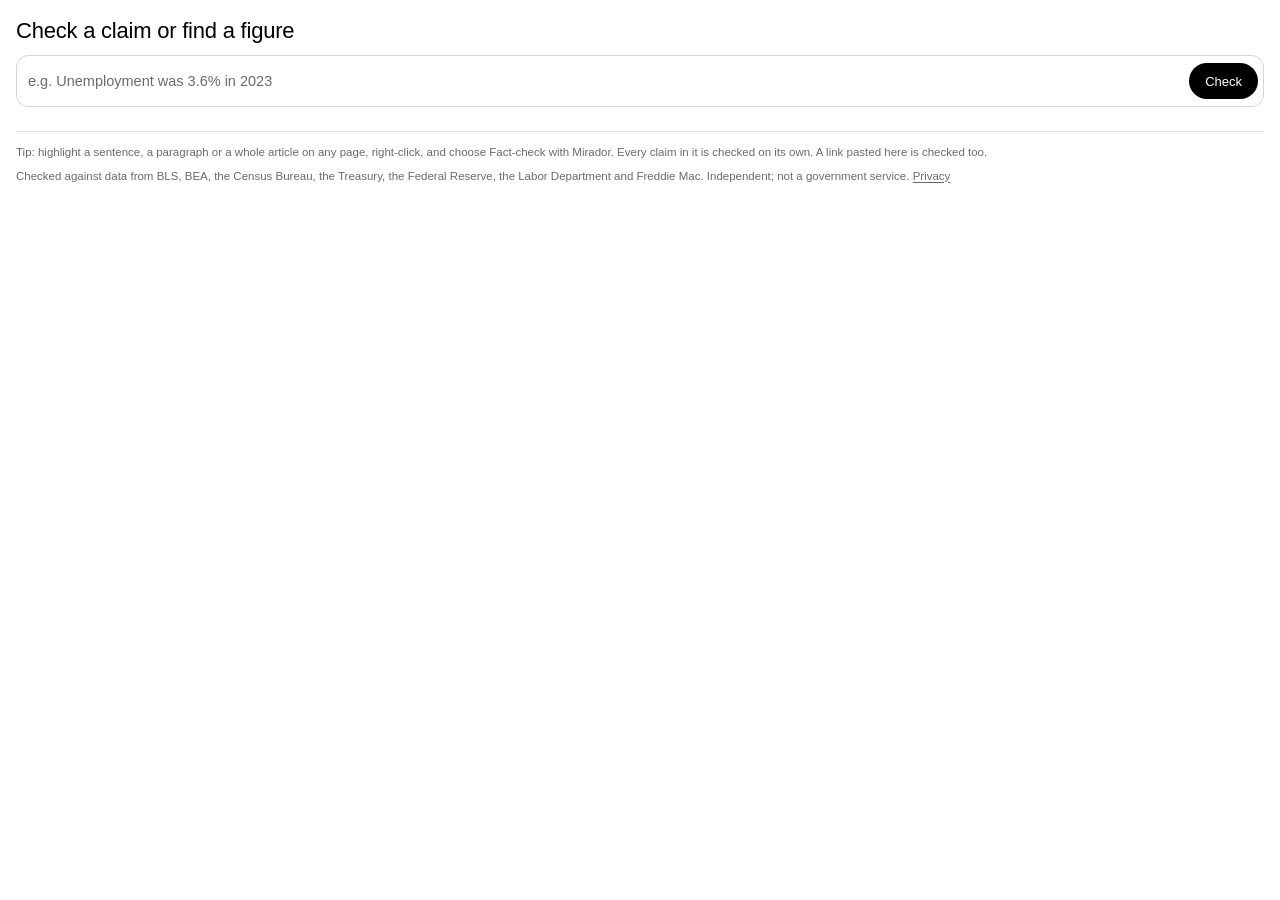
<file: extension/panel.html>
<!DOCTYPE html>
<html lang="en">
<head>
  <title>Mirador: Fact Check</title>
  <meta charset="UTF-8">
  <style>
    /* Black and white like the website, with its yellow marker; a plain field and black pill buttons. */
    :root { --ink:#000; --muted:#6b6b6b; --line:#e4e4df; --field:#d6d6d1; --bg:#fff; --subtle:#f6f6f3; --mark:#ffe58a;
      --ok:#1b6b3a; --warn:#8a5a00; --bad:#a11b1b; color-scheme: light;
      --font: "SF Pro Text", -apple-system, BlinkMacSystemFont, "Segoe UI", "Helvetica Neue", Arial, sans-serif;
      --display: "SF Pro Display", var(--font); }
    * { box-sizing: border-box; }
    body { min-width: 300px; margin: 0; background: var(--bg); color: var(--ink);
      font: 500 14px/1.5 var(--font); -webkit-font-smoothing: antialiased; }
    ::selection { background: var(--mark); color: #000; }
    :focus-visible { outline: 2px solid var(--ink); outline-offset: 2px; }
    button { font-family: inherit; }

    /* The field */
    form { padding: 18px 16px 0; }
    label { display: block; margin-bottom: 12px; font: 500 22px/1.15 var(--display); letter-spacing: -.01em; }
    .row { display: flex; gap: 6px; align-items: center; padding: 5px; background: var(--bg);
      border: 1px solid var(--field); border-radius: 12px; transition: border-color .12s; }
    .row:focus-within { border-color: var(--ink); }
    textarea { flex: 1; min-width: 0; margin: 0; padding: 10px 6px; border: 0; outline: 0; background: none; resize: none;
      height: 40px; max-height: 120px; color: var(--ink); font: 500 14.5px/1.4 var(--font); }
    textarea::placeholder { color: var(--muted); white-space: nowrap; overflow: hidden; text-overflow: ellipsis; }
    button.go { flex: none; height: 36px; padding: 0 16px; border: 0; border-radius: 999px; cursor: pointer;
      background: var(--ink); color: var(--bg); font: 500 13px var(--font); transition: opacity .12s; }
    button.go:hover { opacity: .85; }
    button.go:active { opacity: .7; }

    /* After a check only what was asked shows; the button returns once it is edited. */
    body.answered label { position: absolute; width: 1px; height: 1px; overflow: hidden; clip: rect(0 0 0 0); white-space: nowrap; }
    body.answered form { padding-top: 16px; }
    body.answered:not(.editing) button.go { display: none; }

    #out { margin: 20px 16px 0; }
    #out:empty { display: none; }

    /* First run: a few claims to try */
    .try { margin: 18px 16px 0; }
    .try h2, .recent h2 { margin: 0 0 6px; font-size: 12px; font-weight: 500; color: var(--muted); }
    .try ul { display: flex; flex-direction: column; gap: 6px; margin: 0; padding: 0; list-style: none; }
    .try button { width: 100%; padding: 9px 12px; border: 0; border-radius: 10px; background: var(--subtle); cursor: pointer;
      text-align: left; color: var(--ink); font: 500 13.5px/1.35 var(--font); }
    .try button:hover { background: var(--line); }

    /* Recent checks */
    .recent { margin: 24px 16px 0; }
    .recent .hd { display: flex; align-items: baseline; justify-content: space-between; }
    .recent .clear { border: 0; background: none; padding: 0; cursor: pointer; font: 500 12px var(--font); color: var(--muted); }
    .recent .clear:hover { color: var(--ink); text-decoration: underline; }
    .recent ul { margin: 0; padding: 0; list-style: none; }
    .recent li button { display: flex; gap: 10px; align-items: baseline; width: calc(100% + 16px); margin: 0 -8px; padding: 7px 8px;
      border: 0; border-radius: 8px; background: none; cursor: pointer; text-align: left; color: var(--ink); font: 500 13.5px/1.4 var(--font); }
    .recent li button:hover { background: var(--subtle); }
    .recent .t { flex: 1; min-width: 0; overflow: hidden; text-overflow: ellipsis; white-space: nowrap; }
    .recent .v { flex: none; display: inline-flex; align-items: center; gap: 5px; font-size: 12px; color: var(--muted); }
    .recent .v::before { content: ""; width: 6px; height: 6px; border-radius: 50%; background: currentColor; opacity: .5; }
    .recent .v[data-verdict="supported"]::before { background: var(--ok); opacity: 1; }
    .recent .v[data-verdict="mostly-accurate"]::before, .recent .v[data-verdict="misleading"]::before { background: var(--warn); opacity: 1; }
    .recent .v[data-verdict="contradicted"]::before { background: var(--bad); opacity: 1; }
    .recent .d { flex: none; min-width: 58px; text-align: right; font-size: 12px; color: var(--muted); }
    /* Asked once after the first verdict (and once more, much later, after "Not now"). */
    .rate { display: flex; flex-wrap: wrap; align-items: center; gap: 6px 14px; margin: 18px 0 0; padding: 12px 14px;
      border-radius: 10px; background: var(--subtle); font-size: 13px; }
    .rate p { flex: 1 1 100%; margin: 0; }
    .rate a { color: var(--ink); font-weight: 600; text-decoration: underline; text-underline-offset: 3px; }
    .rate button { border: 0; background: none; padding: 0; cursor: pointer; font: 500 13px var(--font); color: var(--muted); }
    .rate button:hover { color: var(--ink); }
    #out .cut { margin: 0 0 14px; font-size: 12.5px; color: var(--muted); }

    .fine { margin: 24px 16px 16px; padding-top: 12px; border-top: 1px solid var(--line); font-size: 11.5px; color: var(--muted); }
    .fine p { margin: 0; }
    .fine p + p { margin-top: 6px; }
    .fine a { color: inherit; text-decoration: underline; text-underline-offset: 2px; }

    /* Opened from the address bar in a full tab: content in a column. */
    body.tab form { padding: 48px max(24px, calc(50% - 280px)) 8px; }
    body.tab label { font-size: 30px; }
    body.tab #out, body.tab .try, body.tab .recent, body.tab .fine { width: min(560px, calc(100% - 48px)); margin-left: auto; margin-right: auto; }
  </style>
</head>
<body>
  <form id="form" autocomplete="off" role="search">
    <label for="q">Check a claim or find a figure</label>
    <div class="row">
      <textarea id="q" rows="1" spellcheck="false" aria-describedby="q-hint"
        placeholder="e.g. Unemployment was 3.6% in 2023"></textarea>
      <button class="go" type="submit">Check</button>
    </div>
  </form>

  <div id="out" aria-live="polite"></div>

  <section class="try" id="try" hidden>
    <h2>Try one</h2>
    <ul id="examples"></ul>
  </section>

  <section class="recent" id="recent" hidden>
    <div class="hd"><h2>Recent</h2><button type="button" class="clear" id="clear">Clear</button></div>
    <ul id="items"></ul>
  </section>

  <div class="fine" id="q-hint">
    <p>Tip: highlight a sentence, a paragraph or a whole article on any page, right-click, and choose
      Fact-check with Mirador. Every claim in it is checked on its own. A link pasted here is checked too.</p>
    <p>Checked against data from BLS, BEA, the Census Bureau, the Treasury, the Federal Reserve,
      the Labor Department and Freddie Mac.
      Independent; not a government service.
      <a href="https://stelthar-api.vercel.app/privacy" target="_blank" rel="noopener noreferrer">Privacy</a></p>
  </div>

  <script src="result-view.js"></script>
  <script src="skin.js"></script>
  <script src="panel.js"></script>
</body>
</html>
</file>
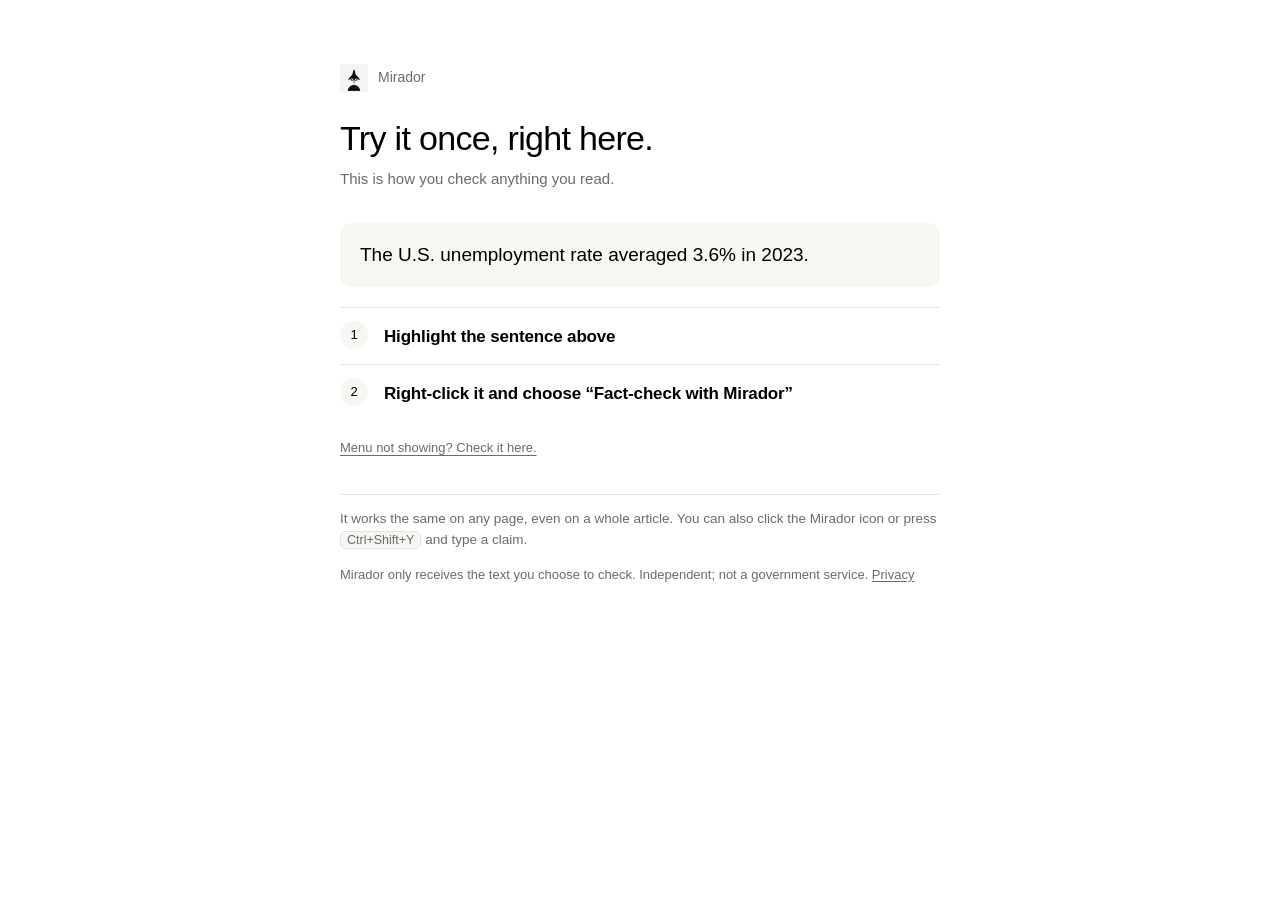
<file: extension/welcome.html>
<!DOCTYPE html>
<html lang="en">
<head>
  <title>Mirador is installed</title>
  <meta charset="UTF-8">
  <meta name="viewport" content="width=device-width, initial-scale=1">
  <style>
    /* The side panel's look: black and white, the yellow marker, black pill buttons. */
    :root { --ink:#000; --muted:#6b6b6b; --line:#e4e4df; --bg:#fff; --subtle:#f6f6f3; --mark:#ffe58a; --ok:#1b6b3a;
      --font: "SF Pro Text", -apple-system, BlinkMacSystemFont, "Segoe UI", "Helvetica Neue", Arial, sans-serif;
      --display: "SF Pro Display", var(--font); color-scheme: light; }
    * { box-sizing: border-box; }
    body { margin: 0; background: var(--bg); color: var(--ink); font: 500 15px/1.55 var(--font);
      -webkit-font-smoothing: antialiased; }
    ::selection { background: var(--mark); color: #000; }
    :focus-visible { outline: 2px solid var(--ink); outline-offset: 2px; }
    main { width: min(600px, calc(100% - 32px)); margin: 0 auto; padding: 64px 0 48px; }
    .brand { display: flex; align-items: center; gap: 10px; margin-bottom: 28px; font-size: 14px; color: var(--muted); }
    .brand img { width: 28px; height: 28px; }
    h1 { margin: 0; font: 500 34px/1.1 var(--display); letter-spacing: -.02em; }
    .lede { margin: 10px 0 0; color: var(--muted); }
    .sample { margin: 32px 0 0; padding: 18px 20px; border-radius: 12px; background: var(--subtle);
      font: 500 19px/1.5 var(--font); }
    ol { margin: 20px 0 0; padding: 0; list-style: none; counter-reset: step; }
    li.step { position: relative; padding: 14px 0 14px 44px; border-top: 1px solid var(--line); counter-increment: step; }
    li.step::before { content: counter(step); position: absolute; left: 0; top: 13px; width: 28px; height: 28px;
      border-radius: 50%; background: var(--subtle); display: grid; place-items: center; font-size: 13px; }
    li.step.done::before { content: "\2713"; background: var(--ok); color: #fff; }
    li.step.done { color: var(--muted); }
    h2 { margin: 2px 0 0; font-size: 17px; font-weight: 600; letter-spacing: -.01em; }
    p { margin: 0; }
    .done-note { margin-top: 18px; font-size: 15px; color: var(--ok); }
    .done-note:empty { display: none; }
    .help { margin-top: 18px; padding: 0; border: 0; background: none; cursor: pointer;
      font: 500 13px var(--font); color: var(--muted); text-decoration: underline; text-underline-offset: 3px; }
    .help:hover { color: var(--ink); }
    .help[hidden] { display: none; }
    .more { margin-top: 36px; padding-top: 14px; border-top: 1px solid var(--line); font-size: 13.5px; color: var(--muted); }
    kbd { padding: 1px 6px; border: 1px solid var(--line); border-radius: 6px; background: var(--subtle);
      font: 500 12.5px var(--font); }
    footer { margin-top: 14px; font-size: 13px; color: var(--muted); }
    footer a { color: inherit; text-underline-offset: 2px; }
  </style>
</head>
<body>
  <main>
    <div class="brand"><img src="icons/icon48.png" alt=""> Mirador</div>
    <h1>Try it once, right here.</h1>
    <p class="lede">This is how you check anything you read.</p>

    <p class="sample" id="sample">The U.S. unemployment rate averaged 3.6% in 2023.</p>

    <ol>
      <li class="step" id="step-highlight"><h2>Highlight the sentence above</h2></li>
      <li class="step" id="step-check"><h2>Right-click it and choose &ldquo;Fact-check with Mirador&rdquo;</h2></li>
    </ol>

    <p class="done-note" id="done" role="status"></p>
    <button type="button" class="help" id="try">Menu not showing? Check it here.</button>

    <p class="more">It works the same on any page, even on a whole article. You can also click the Mirador
      icon or press <kbd id="shortcut">Ctrl+Shift+Y</kbd> and type a claim.</p>
    <footer>Mirador only receives the text you choose to check. Independent; not a government service.
      <a href="https://stelthar-api.vercel.app/privacy" target="_blank" rel="noopener noreferrer">Privacy</a></footer>
  </main>
  <script src="welcome.js"></script>
</body>
</html>
</file>
